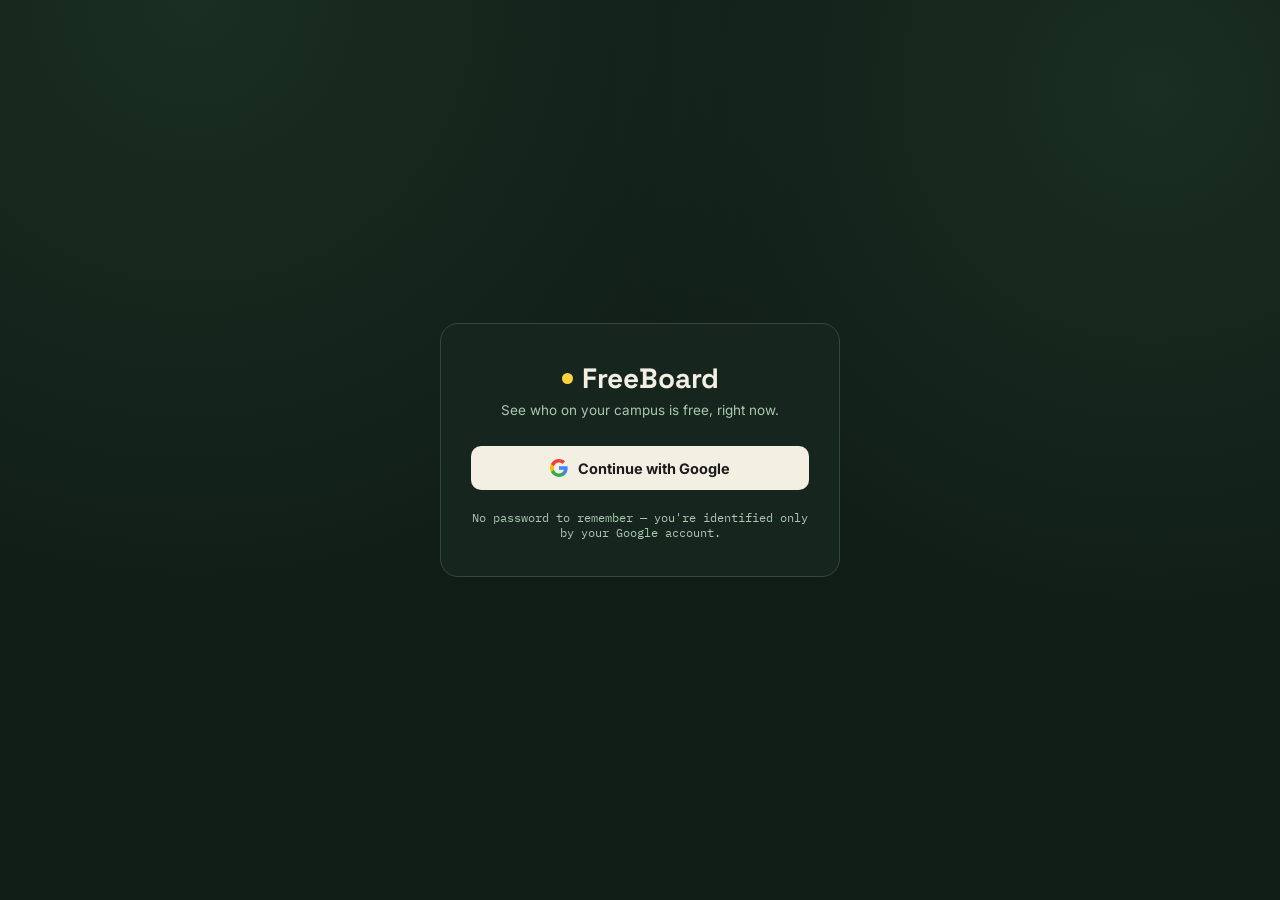
<file: frontend/index.html>
<!DOCTYPE html>
<html lang="en">
<head>
<meta charset="UTF-8">
<meta name="viewport" content="width=device-width, initial-scale=1.0">
<title>FreeBoard — Sign in</title>
<meta charset="UTF-8">
<meta name="viewport" content="width=device-width, initial-scale=1.0">

<link rel="icon" type="image/png" href="./logo.png?v=2">
<link rel="preconnect" href="https://fonts.googleapis.com">
<link href="https://fonts.googleapis.com/css2?family=IBM+Plex+Mono:wght@500;600&family=Space+Grotesk:wght@700&family=Inter:wght@400;600;700&display=swap" rel="stylesheet">
<link rel="stylesheet" href="css/styles.css">
</head>
<body>
  <div class="login-shell">
    <div class="login-card">
      <div class="mark"><span class="dot"></span> FreeBoard</div>
      <p>See who on your campus is free, right now.</p>
      <a class="g-btn" id="googleBtn" href="#">
        <svg width="18" height="18" viewBox="0 0 18 18"><path fill="#4285F4" d="M17.64 9.2c0-.64-.06-1.25-.16-1.84H9v3.48h4.84c-.21 1.13-.84 2.09-1.8 2.73v2.27h2.92c1.7-1.57 2.68-3.88 2.68-6.64z"/><path fill="#34A853" d="M9 18c2.43 0 4.47-.8 5.96-2.17l-2.92-2.27c-.81.54-1.84.86-3.04.86-2.34 0-4.32-1.58-5.03-3.7H.96v2.34C2.44 15.98 5.48 18 9 18z"/><path fill="#FBBC05" d="M3.97 10.72c-.18-.54-.28-1.11-.28-1.72s.1-1.18.28-1.72V4.94H.96A8.996 8.996 0 000 9c0 1.45.35 2.83.96 4.06l3.01-2.34z"/><path fill="#EA4335" d="M9 3.58c1.32 0 2.5.45 3.44 1.35l2.58-2.58C13.46.89 11.43 0 9 0 5.48 0 2.44 2.02.96 4.94l3.01 2.34C4.68 5.16 6.66 3.58 9 3.58z"/></svg>
        Continue with Google
      </a>
      <div class="login-footnote">No password to remember — you're identified only by your Google account.</div>
    </div>
  </div>
<script>
  // Points at your FastAPI backend
  const API_BASE = "https://free-board-ashen.vercel.app";
  document.getElementById('googleBtn').href = `${API_BASE}/auth/google/login`;
</script>
</body>
</html>
</file>
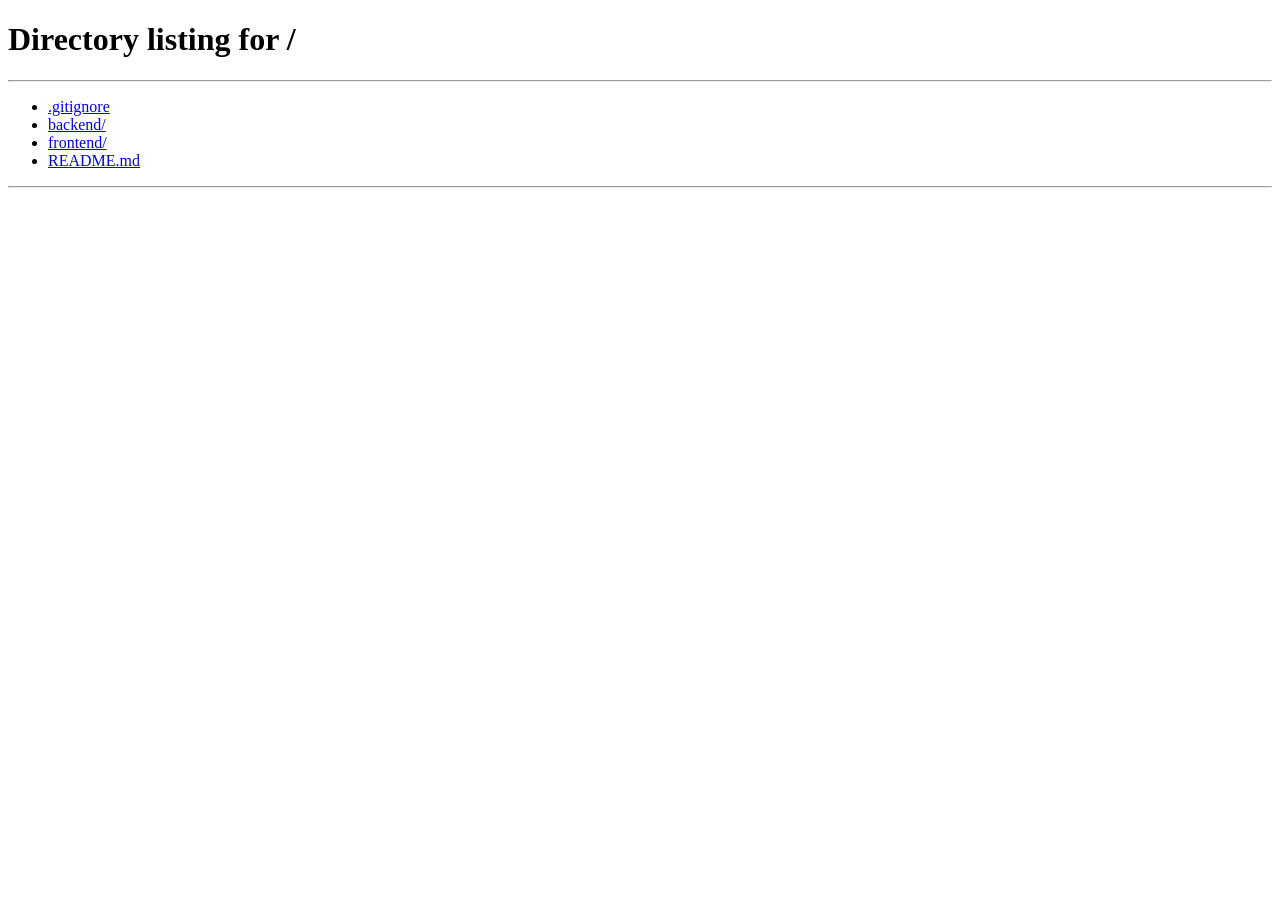
<file: frontend/app.html>
<!DOCTYPE html>
<html lang="en">
<head>
<meta charset="UTF-8">
<meta name="viewport" content="width=device-width, initial-scale=1.0">
<title>FreeBoard</title>
<link rel="icon" type="image/png" href="./logo.png?v=2">
<link rel="preconnect" href="https://fonts.googleapis.com">
<link href="https://fonts.googleapis.com/css2?family=IBM+Plex+Mono:wght@400;500;600;700&family=Space+Grotesk:wght@500;600;700&family=Inter:wght@400;500;600;700&display=swap" rel="stylesheet">
<link rel="stylesheet" href="css/styles.css">
<link rel="stylesheet" href="css/groups.css">
<link rel="stylesheet" href="css/themes.css">
<link rel="stylesheet" href="css/spotlight.css">
<link rel="stylesheet" href="css/network.css">
<link rel="stylesheet" href="css/together-week.css">
<link rel="stylesheet" href="css/copy-timetable.css">
<script src="js/theme-boot.js"></script>
</head>
<body>
<div class="wrap">
  <header class="top">
    <div class="brand">
      <div class="mark"><span class="dot"></span> FreeBoard</div>
      <div class="sub" id="clockLine">— · —</div>
    </div>
    <div class="me" id="meBox"><!-- filled by JS --></div>
  </header>

  <nav class="tabs">
    <button data-tab="live" class="active">🔴 Live Now</button>
    <button data-tab="browse">📅 Browse</button>
    <button data-tab="people">👥 People</button>
    <button data-tab="together">🤝 Free Together</button>
  </nav>

  <section class="panel active" id="panel-live">
    <div class="live-status-bar">
      <span class="badge" id="liveBadge">—</span>
      <div class="slotline" id="liveSlotLine">—</div>
      <div class="count" id="liveCount"></div>
    </div>
    <h2 class="section-title" id="liveHeading">Free right now</h2>
    <p class="section-sub" id="liveScopeText">Among you and the people you've added.</p>
    <div class="group-bar" data-group-bar hidden></div>
    <div class="board" id="liveBoard"></div>
    <div class="busy-strip">
      <div class="lbl">In class right now</div>
      <div class="chip-row" id="liveBusy"></div>
    </div>
  </section>

  <section class="panel" id="panel-browse">
    <h2 class="section-title">Browse any day &amp; period</h2>
    <p class="section-sub">Pick a day and slot to see who's free.</p>
    <div class="pillrow" id="browseDays"></div>
    <div class="pillrow" id="browseSlots"></div>
    <div class="group-bar" data-group-bar hidden></div>
    <div class="split">
      <div class="col free"><h3>✓ Free</h3><div class="chip-row" id="browseFree"></div></div>
      <div class="col busy"><h3>✕ In class</h3><div class="chip-row" id="browseBusy"></div></div>
    </div>
  </section>

  <section class="panel" id="panel-people">
    <h2 class="section-title">Your people</h2>
    <p class="section-sub">Search a username to add them to your board, or manage your own timetable.</p>

    <div class="addbar">
      <input class="search-box" id="userSearch" placeholder="Search by username or name…">
    </div>
    <div class="search-results" id="searchResults"></div>

    <div id="requestsBlock" style="display:none;">
      <div class="example-label" style="margin-bottom:8px;">Requests waiting on you</div>
      <div class="search-results" id="requestsList"></div>
    </div>

    <div class="group-bar" data-group-bar="edit"></div>
    <div class="people-grid" id="peopleGrid"></div>

    <div class="detail" id="personDetail">
      <div class="dhead"><h3 id="detailName">—</h3></div>

      <div class="builder-toolbar" id="builderToolbar" style="display:none;">
        <input class="search-box" id="subjectInput" placeholder="Subject or professor — or type Free" list="subjectSuggestions">
        <datalist id="subjectSuggestions"></datalist>
        <div class="builder-actions">
          <button class="btn primary" id="applyBtn">Apply to selected</button>
          <button class="btn ghost" id="markFreeBtn">Mark Free</button>
          <button class="btn ghost" id="clearSelectionBtn">Clear</button>
          <button class="btn danger" id="clearAllTimetableBtn" style="margin-left:auto;">Clear All</button>
        </div>
        <div class="builder-hint" id="selectionCount">Tap cells to select</div>
      </div>

      <div class="weekgrid"><table class="tt" id="detailTable"></table></div>
    </div>
  </section>

  <section class="panel" id="panel-together">
    <h2 class="section-title">When is everyone free together?</h2>
    <p class="section-sub">Pick 2+ people from your board.</p>
    <div class="builder-actions" style="margin-bottom:12px;">
      <button class="btn ghost" id="togetherSelectAllBtn">Select All</button>
      <button class="btn ghost" id="togetherDeselectAllBtn">Deselect</button>
    </div>
    <div class="group-bar" data-group-bar="pick" hidden></div>
    <div class="who-select" id="togetherSelect"></div>
    <div class="together-results" id="togetherResults">
      <div class="empty-note">Pick at least 2 people above.</div>
    </div>
    <div id="togetherWeek"></div>
  </section>

  <div class="legend">
    <div class="li"><span class="sw free"></span> Free period</div>
    <div class="li"><span class="sw busy"></span> In class</div>
  </div>
</div>

<!-- username setup (first login) -->
<div class="modal-bg" id="usernameModalBg">
  <div class="modal">
    <h3>Pick your username</h3>
    <p class="section-sub">This is how your friends will find you to add you to their board.</p>
    <div class="signup-field" id="displayNameField" hidden>
      <label for="displayNameInput">Display name</label>
      <input class="search-box" id="displayNameInput" maxlength="100" autocomplete="off" placeholder="e.g. Johan">
      <small>How your name appears to friends. You can change it later.</small>
    </div>
    <div class="signup-field">
      <label for="usernameInput" id="usernameLabel" hidden>Username</label>
      <input class="search-box" id="usernameInput" maxlength="30" autocomplete="off" autocapitalize="none" spellcheck="false" placeholder="e.g. johan_cse">
      <small id="usernameHint" hidden>Friends search this to add you. Letters, numbers and _ only.</small>
    </div>
    <button class="btn primary" id="usernameSaveBtn">Save &amp; continue</button>
    <div id="usernameError" style="color:var(--busy);font-size:12.5px;margin-top:8px;"></div>
  </div>
</div>


<!-- edit my own name -->
<div class="modal-bg" id="editNameModalBg">
  <div class="modal">
    <div class="modal-head">
      <h3>Edit your name</h3>
      <button class="modal-close" id="editNameCloseBtn" aria-label="Close">✕</button>
    </div>
    <p class="section-sub">Only you can change this — it's how you appear to everyone.</p>
    <input class="search-box" id="editNameInput" maxlength="100" style="margin-bottom:6px;">
    <div class="modal-error" id="editNameError"></div>
    <div class="modal-actions">
      <button class="btn ghost" id="editNameCancelBtn">Cancel</button>
      <button class="btn primary" id="editNameSaveBtn">Save changes</button>
    </div>
  </div>
</div>

<!-- edit a friend's private nickname -->
<div class="modal-bg" id="editNicknameModalBg">
  <div class="modal">
    <div class="modal-head">
      <h3>Edit person's name</h3>
      <button class="modal-close" id="editNicknameCloseBtn" aria-label="Close">✕</button>
    </div>
    <p class="section-sub">Actual name: <b id="nicknameRealName">—</b></p>
    <label class="modal-label">Your nickname for them</label>
    <input class="search-box" id="editNicknameInput" maxlength="100" placeholder="e.g. Bro" style="margin-bottom:6px;">
    <p class="modal-hint">This nickname is only visible to you.</p>
    <div class="modal-error" id="editNicknameError"></div>
    <div class="modal-actions">
      <button class="btn ghost" id="editNicknameCancelBtn">Cancel</button>
      <button class="btn primary" id="editNicknameSaveBtn">Save changes</button>
    </div>
  </div>
</div>

<!-- unsend request confirmation -->
<div class="modal-bg" id="unsendModalBg">
  <div class="modal">
    <div class="modal-head">
      <h3>Unsend request?</h3>
      <button class="modal-close" id="unsendCloseBtn" aria-label="Close">✕</button>
    </div>
    <p class="section-sub" id="unsendText">Do you want to take back your request?</p>
    <div class="modal-error" id="unsendError"></div>
    <div class="modal-actions">
      <button class="btn ghost" id="unsendCancelBtn">No, keep it</button>
      <button class="btn danger" id="unsendConfirmBtn">Yes, unsend</button>
    </div>
  </div>
</div>

<!-- remove person confirmation -->
<div class="modal-bg" id="removePersonModalBg">
  <div class="modal">
    <div class="modal-head">
      <h3>Remove person?</h3>
      <button class="modal-close" id="removePersonCloseBtn" aria-label="Close">✕</button>
    </div>
    <p class="section-sub" id="removePersonText">Are you sure you want to remove them from your People list?</p>
    <div class="modal-error" id="removePersonError"></div>
    <div class="modal-actions">
      <button class="btn ghost" id="removePersonCancelBtn">Cancel</button>
      <button class="btn danger" id="removePersonConfirmBtn">Remove</button>
    </div>
  </div>
</div>

<!-- clear all timetable confirmation -->
<div class="modal-bg" id="clearTimetableModalBg">
  <div class="modal">
    <div class="modal-head">
      <h3>Clear your timetable?</h3>
      <button class="modal-close" id="clearTimetableCloseBtn" aria-label="Close">✕</button>
    </div>
    <p class="section-sub">Do you want to clear your timetable? This will remove every subject and free slot you've set, so you can start fresh for a new semester. This can't be undone.</p>
    <div class="modal-error" id="clearTimetableError"></div>
    <div class="modal-actions">
      <button class="btn ghost" id="clearTimetableCancelBtn">No</button>
      <button class="btn danger" id="clearTimetableConfirmBtn">Yes, clear it</button>
    </div>
  </div>
</div>

<!-- Saturday: holiday or working day? -->
<div class="modal-bg" id="saturdayModeModalBg">
  <div class="modal">
    <div class="modal-head">
      <h3>Is today a working Saturday?</h3>
      <button class="modal-close" id="saturdayModeCloseBtn" aria-label="Close">✕</button>
    </div>
    <p class="section-sub">Your college doesn't have a fixed Saturday timetable. Is today a holiday, or a working day?</p>
    <div class="modal-actions">
      <button class="btn ghost" id="saturdayHolidayBtn">Holiday</button>
      <button class="btn primary" id="saturdayWorkingBtn">Working day</button>
    </div>
  </div>
</div>

<!-- Saturday: which day's timetable is it following? -->
<div class="modal-bg" id="saturdayDayPickModalBg">
  <div class="modal">
    <div class="modal-head">
      <h3>Which day's timetable?</h3>
      <button class="modal-close" id="saturdayDayPickCloseBtn" aria-label="Close">✕</button>
    </div>
    <p class="section-sub">Select the weekday timetable today's classes are following.</p>
    <div class="modal-actions" id="saturdayDayPickButtons" style="flex-wrap:wrap;justify-content:flex-start;">
      <button class="btn ghost" data-pick-day="Monday">Monday</button>
      <button class="btn ghost" data-pick-day="Tuesday">Tuesday</button>
      <button class="btn ghost" data-pick-day="Wednesday">Wednesday</button>
      <button class="btn ghost" data-pick-day="Thursday">Thursday</button>
      <button class="btn ghost" data-pick-day="Friday">Friday</button>
    </div>
  </div>
</div>

<div class="toast" id="toast">Saved</div>

<div class="made-by-wrap" id="madeByWrap">
  <ul class="made-by-links" id="madeByLinks" aria-label="Developer links">
    <li>
      <a class="made-by-link" href="https://portfolio-theta-ebon-54.vercel.app/" target="_blank" rel="noopener noreferrer" aria-label="Portfolio" data-label="Portfolio">
        <svg viewBox="0 0 24 24" aria-hidden="true" fill="none" stroke="currentColor" stroke-width="1.8" stroke-linecap="round" stroke-linejoin="round"><circle cx="12" cy="12" r="9"/><path d="M3 12h18"/><path d="M12 3a14 14 0 0 1 0 18a14 14 0 0 1 0-18z"/></svg>
      </a>
    </li>
    <li>
      <a class="made-by-link" href="https://github.com/johanderick562008" target="_blank" rel="noopener noreferrer" aria-label="GitHub" data-label="GitHub">
        <svg viewBox="0 0 24 24" aria-hidden="true" fill="currentColor"><path d="M12 .297c-6.63 0-12 5.373-12 12 0 5.303 3.438 9.8 8.205 11.385.6.113.82-.258.82-.577 0-.285-.01-1.04-.015-2.04-3.338.724-4.042-1.61-4.042-1.61C4.422 18.07 3.633 17.7 3.633 17.7c-1.087-.744.084-.729.084-.729 1.205.084 1.838 1.236 1.838 1.236 1.07 1.835 2.809 1.305 3.495.998.108-.776.417-1.305.76-1.605-2.665-.3-5.466-1.332-5.466-5.93 0-1.31.465-2.38 1.235-3.22-.135-.303-.54-1.523.105-3.176 0 0 1.005-.322 3.3 1.23.96-.267 1.98-.399 3-.405 1.02.006 2.04.138 3 .405 2.28-1.552 3.285-1.23 3.285-1.23.645 1.653.24 2.873.12 3.176.765.84 1.23 1.91 1.23 3.22 0 4.61-2.805 5.625-5.475 5.92.42.36.81 1.096.81 2.22 0 1.606-.015 2.896-.015 3.286 0 .315.21.69.825.57C20.565 22.092 24 17.592 24 12.297c0-6.627-5.373-12-12-12"/></svg>
      </a>
    </li>
    <li>
      <a class="made-by-link" href="https://www.linkedin.com/in/johanderick05062008/" target="_blank" rel="noopener noreferrer" aria-label="LinkedIn" data-label="LinkedIn">
        <svg viewBox="0 0 24 24" aria-hidden="true" fill="currentColor"><path d="M20.447 20.452h-3.554v-5.569c0-1.328-.027-3.037-1.852-3.037-1.853 0-2.136 1.445-2.136 2.939v5.667H9.351V9h3.414v1.561h.046c.477-.9 1.637-1.85 3.37-1.85 3.601 0 4.267 2.37 4.267 5.455v6.286zM5.337 7.433c-1.144 0-2.063-.926-2.063-2.065 0-1.138.92-2.063 2.063-2.063 1.14 0 2.064.925 2.064 2.063 0 1.139-.925 2.065-2.064 2.065zm1.782 13.019H3.555V9h3.564v11.452z"/></svg>
      </a>
    </li>
  </ul>
  <button type="button" class="made-by" id="madeByBtn" aria-expanded="false" aria-controls="madeByLinks">
    <span class="made-by-dot"></span>
    <span>Developed by <b>@Johan_Derick</b></span>
  </button>
</div>
<script>
  // "Developed by" badge: hover (mouse) or tap/click (touch, keyboard) shows the 3 links.
  (function(){
    var wrap = document.getElementById('madeByWrap');
    var btn = document.getElementById('madeByBtn');
    if (!wrap || !btn) return;
    function setOpen(open){
      wrap.classList.toggle('open', open);
      btn.setAttribute('aria-expanded', String(open));
    }
    btn.addEventListener('click', function(e){
      e.stopPropagation();
      setOpen(!wrap.classList.contains('open'));
    });
    document.addEventListener('click', function(e){ if (!wrap.contains(e.target)) setOpen(false); });
    document.addEventListener('keydown', function(e){ if (e.key === 'Escape') setOpen(false); });
    wrap.addEventListener('focusout', function(e){ if (!wrap.contains(e.relatedTarget)) setOpen(false); });
  })();
</script>

<script src="js/api.js"></script>
<script src="js/groups.js"></script>
<script src="js/network.js"></script>
<script src="js/together-week.js"></script>
<script src="js/copy-timetable.js"></script>
<script src="js/app.js"></script>
<script src="js/whatsnew.js"></script>
<script src="js/appearance.js"></script>
<script src="js/spotlight.js"></script>
</body>
</html>
</file>
<file: frontend/css/styles.css>
:root{
  --black:#101d17; --panel:#16261e; --panel-2:#1c2f25; --line:#33493c; --line-soft:#233527;
  --paper:#f3efe3; --paper-dim:#cfe0d0; --mint:#a9c9ae;
  --free:#ffd23f; --busy:#ff7a59; --accent:#5fd6a8;
  --font-display:'Space Grotesk','IBM Plex Mono',sans-serif;
  --font-mono:'IBM Plex Mono',ui-monospace,'SFMono-Regular',Menlo,monospace;
  --font-body:'Inter',system-ui,-apple-system,sans-serif;
}
*{box-sizing:border-box;}
html,body{margin:0;padding:0;}
body{
  background:radial-gradient(circle at 15% 0%, #1a2e22 0%, transparent 45%),
             radial-gradient(circle at 90% 10%, #1a2e22 0%, transparent 40%), var(--black);
  color:var(--paper); font-family:var(--font-body); min-height:100vh; -webkit-font-smoothing:antialiased;
}
a{color:inherit;} button{font-family:inherit;cursor:pointer;} input{font-family:inherit;}
::selection{background:var(--free); color:var(--black);}

/* ---- login page ---- */
.login-shell{min-height:100vh;display:flex;align-items:center;justify-content:center;padding:20px;}
.login-card{
  width:100%;max-width:400px;background:var(--panel);border:1px solid var(--line);
  border-radius:18px;padding:36px 30px;text-align:center;
}
.login-card .mark{display:flex;align-items:center;justify-content:center;gap:9px;font-family:var(--font-display);font-weight:700;font-size:28px;margin-bottom:6px;}
.login-card .dot{width:11px;height:11px;border-radius:50%;background:var(--free);}
.login-card p{color:var(--mint);font-size:13.5px;margin:0 0 28px;}
.g-btn{
  display:flex;align-items:center;justify-content:center;gap:10px;width:100%;
  background:var(--paper);color:#1c1c1c;border:none;border-radius:10px;padding:13px;
  font-weight:700;font-size:14.5px;text-decoration:none;
}
.g-btn:hover{filter:brightness(0.95);}
.login-footnote{margin-top:20px;font-size:11.5px;color:var(--mint);font-family:var(--font-mono);}

/* ---- shared shell (reused from FreeBoard v1) ---- */
.wrap{max-width:1100px;margin:0 auto;padding:20px 18px 80px;}
header.top{display:flex;align-items:flex-start;justify-content:space-between;gap:16px;flex-wrap:wrap;padding-bottom:18px;margin-bottom:18px;border-bottom:1px solid var(--line);}
.brand{display:flex;flex-direction:column;gap:2px;}
.brand .mark{display:inline-flex;align-items:center;gap:9px;font-family:var(--font-display);font-weight:700;font-size:26px;color:var(--paper);}
.brand .mark .dot{width:11px;height:11px;border-radius:50%;background:var(--free);animation:pulse 2.4s ease-in-out infinite;}
@keyframes pulse{0%,100%{box-shadow:0 0 0 4px rgba(255,210,63,.15);}50%{box-shadow:0 0 0 8px rgba(255,210,63,.06);}}
.brand .sub{font-size:12.5px;color:var(--mint);font-family:var(--font-mono);}
.me{display:flex;align-items:center;gap:10px;}
.me img{width:34px;height:34px;border-radius:50%;border:1px solid var(--line);}
.me .name{font-size:13px;font-weight:600;}
.me a.logout{font-size:11.5px;color:var(--busy);font-family:var(--font-mono);text-decoration:none;}

nav.tabs{display:flex;gap:6px;flex-wrap:wrap;margin-bottom:22px;}
nav.tabs button{background:transparent;border:1px solid var(--line);color:var(--paper-dim);padding:9px 16px;border-radius:999px;font-size:13.5px;font-weight:600;transition:all .15s ease;}
nav.tabs button:hover{border-color:var(--accent);color:var(--paper);}
nav.tabs button.active{background:var(--free);border-color:var(--free);color:#20260c;}
.panel{display:none;} .panel.active{display:block;animation:fadeUp .35s ease;}
@keyframes fadeUp{from{opacity:0;transform:translateY(6px);}to{opacity:1;transform:translateY(0);}}
h2.section-title{font-family:var(--font-display);font-size:19px;font-weight:600;color:var(--paper);margin:0 0 4px;}
p.section-sub{color:var(--mint);font-size:13px;margin:0 0 18px;}

.live-status-bar{display:flex;align-items:center;gap:12px;flex-wrap:wrap;background:var(--panel);border:1px solid var(--line);border-radius:14px;padding:16px 18px;margin-bottom:22px;}
.badge{font-family:var(--font-mono);font-size:11px;font-weight:600;letter-spacing:.6px;text-transform:uppercase;padding:5px 10px;border-radius:6px;background:rgba(255,210,63,.14);color:var(--free);border:1px solid rgba(255,210,63,.3);}
.badge.off{background:rgba(255,122,89,.12);color:var(--busy);border-color:rgba(255,122,89,.3);}
.slotline{font-family:var(--font-mono);font-size:14.5px;} .slotline b{color:var(--free);}
.count{margin-left:auto;font-family:var(--font-mono);font-size:12.5px;color:var(--mint);}

.board{display:grid;grid-template-columns:repeat(auto-fill,minmax(150px,1fr));gap:12px;margin-bottom:26px;}
.flip{position:relative;background:linear-gradient(180deg,var(--panel-2),var(--panel));border:1px solid var(--line);border-radius:10px;padding:16px 14px 14px;}
.flip::after{content:"";position:absolute;left:0;right:0;top:50%;height:1px;background:rgba(0,0,0,.35);}
.flip .name{font-family:var(--font-mono);font-weight:600;font-size:16px;}
.flip .tag{display:inline-block;margin-top:8px;font-size:10.5px;font-weight:700;letter-spacing:.6px;text-transform:uppercase;color:var(--free);font-family:var(--font-mono);}

.empty-note{font-family:var(--font-mono);font-size:13px;color:var(--mint);border:1px dashed var(--line);border-radius:10px;padding:18px;text-align:center;}
.busy-strip{margin-top:8px;} .busy-strip .lbl{font-size:11px;color:var(--mint);text-transform:uppercase;font-family:var(--font-mono);margin-bottom:8px;}
.chip-row{display:flex;flex-wrap:wrap;gap:7px;}
.chip{font-family:var(--font-mono);font-size:12px;padding:5px 10px;border-radius:7px;background:rgba(255,122,89,.09);color:var(--busy);border:1px solid rgba(255,122,89,.22);}
.chip.free{background:rgba(95,214,168,.1);color:var(--accent);border-color:rgba(95,214,168,.25);}

.pillrow{display:flex;flex-wrap:wrap;gap:7px;margin-bottom:14px;}
.pill{background:var(--panel);border:1px solid var(--line);color:var(--paper-dim);padding:8px 14px;border-radius:9px;font-size:13px;font-weight:600;}
.pill:hover{border-color:var(--accent);} .pill.sel{background:var(--accent);border-color:var(--accent);color:#0d221a;}
.pill.slot{font-family:var(--font-mono);font-size:12.5px;font-weight:500;}

.split{display:grid;grid-template-columns:1fr 1fr;gap:16px;margin-top:18px;}
@media (max-width:600px){.split{grid-template-columns:1fr;}}
.split .col{background:var(--panel);border:1px solid var(--line);border-radius:12px;padding:16px;}
.split .col h3{margin:0 0 12px;font-family:var(--font-mono);font-size:12px;text-transform:uppercase;}
.split .col.free h3{color:var(--free);} .split .col.busy h3{color:var(--busy);}

.people-grid{display:grid;grid-template-columns:repeat(auto-fill,minmax(120px,1fr));gap:10px;margin-bottom:20px;}
.person-btn{background:var(--panel);border:1px solid var(--line);border-radius:11px;padding:14px 10px;text-align:center;color:var(--paper);font-weight:600;font-size:13.5px;}
.person-btn:hover{border-color:var(--free);} .person-btn.sel{background:var(--free);border-color:var(--free);color:#20260c;}

.addbar{display:flex;gap:8px;flex-wrap:wrap;margin-bottom:18px;}
.search-box{flex:1;min-width:220px;padding:10px 12px;border-radius:9px;background:var(--panel);border:1px solid var(--line);color:var(--paper);font-size:13px;}
.search-box:focus{outline:none;border-color:var(--free);}
.btn{padding:10px 16px;border-radius:9px;border:1px solid var(--line);background:var(--panel);color:var(--paper);font-weight:600;font-size:13px;}
.btn.primary{background:var(--free);border-color:var(--free);color:#20260c;}
.btn.ghost:hover{border-color:var(--accent);}
.search-results{display:flex;flex-direction:column;gap:6px;margin-bottom:16px;}
.search-row{display:flex;align-items:center;justify-content:space-between;background:var(--panel);border:1px solid var(--line);border-radius:9px;padding:9px 12px;font-size:13px;}

.detail{display:none;background:var(--panel);border:1px solid var(--line);border-radius:14px;padding:20px;}
.detail.show{display:block;}
.dhead{display:flex;align-items:center;justify-content:space-between;gap:10px;flex-wrap:wrap;margin-bottom:16px;}
.dhead h3{margin:0;font-family:var(--font-display);font-size:20px;}
.weekgrid{overflow-x:auto;}
table.tt{border-collapse:collapse;width:100%;min-width:720px;}
table.tt th,table.tt td{border:1px solid var(--line-soft);padding:8px 7px;text-align:center;font-size:12px;}
table.tt th{font-family:var(--font-mono);font-weight:600;color:var(--mint);background:var(--panel-2);font-size:10.5px;}
table.tt td.day{font-weight:700;text-align:left;padding-left:10px;background:var(--panel-2);}
table.tt td.cell.free{background:rgba(255,210,63,.12);color:var(--free);font-weight:600;}
table.tt td.cell.busy{background:rgba(255,122,89,.06);color:var(--paper-dim);}
table.tt input.editcell{width:100%;background:transparent;border:1px dashed var(--line);border-radius:5px;color:inherit;font-size:11.5px;text-align:center;padding:3px 2px;font-family:var(--font-mono);}
table.tt input.editcell:focus{outline:none;border-color:var(--free);}
table.tt td.cell.lowconf{outline:2px solid var(--busy);}

.who-select{display:flex;flex-wrap:wrap;gap:8px;margin-bottom:18px;}
.who-chip{display:flex;align-items:center;gap:6px;background:var(--panel);border:1px solid var(--line);border-radius:999px;padding:7px 12px 7px 8px;font-size:13px;font-weight:600;color:var(--paper-dim);}
.who-chip input{accent-color:var(--free);width:15px;height:15px;}
.together-results .dayblock{margin-bottom:14px;}
.together-results h4{font-family:var(--font-mono);font-size:12px;text-transform:uppercase;color:var(--mint);margin:0 0 8px;}
.slotcard{display:inline-flex;align-items:center;gap:8px;background:rgba(255,210,63,.1);border:1px solid rgba(255,210,63,.28);color:var(--free);padding:7px 12px;border-radius:9px;margin:0 8px 8px 0;font-family:var(--font-mono);font-size:12.5px;font-weight:600;}

.modal-bg{display:none;position:fixed;inset:0;background:rgba(0,0,0,.6);z-index:80;align-items:center;justify-content:center;padding:20px;}
.modal-bg.show{display:flex;}
.modal{background:var(--panel);border:1px solid var(--line);border-radius:16px;padding:24px;max-width:520px;width:100%;max-height:85vh;overflow:auto;}
.modal h3{font-family:var(--font-display);margin-top:0;}
.dropzone{border:2px dashed var(--line);border-radius:12px;padding:26px;text-align:center;color:var(--mint);font-size:13px;cursor:pointer;}
.dropzone:hover{border-color:var(--accent);}

.toast{position:fixed;left:50%;bottom:24px;transform:translateX(-50%) translateY(20px);background:var(--free);color:#20260c;padding:9px 16px;border-radius:9px;font-weight:700;font-size:13px;opacity:0;transition:all .25s ease;pointer-events:none;z-index:90;}
.toast.show{opacity:1;transform:translateX(-50%) translateY(0);}

.legend{display:flex;gap:16px;flex-wrap:wrap;margin-top:26px;padding-top:16px;border-top:1px solid var(--line);}
.legend .li{display:flex;align-items:center;gap:7px;font-size:12px;color:var(--mint);font-family:var(--font-mono);}
.legend .sw{width:11px;height:11px;border-radius:3px;} .sw.free{background:var(--free);} .sw.busy{background:var(--busy);}



/* Sample timetable image shown inside the upload modal */
.example-block{
  background:var(--panel-2);border:1px solid var(--line-soft);border-radius:14px;
  padding:14px;margin:16px 0;text-align:center;
}
.example-label{
  font-family:var(--font-mono);font-size:10.5px;letter-spacing:.6px;text-transform:uppercase;
  color:var(--mint);margin-bottom:10px;text-align:left;
}
.example-img{
  width:100%;max-height:220px;object-fit:contain;border-radius:10px;
  border:1px solid var(--line);box-shadow:0 8px 24px rgba(0,0,0,.35);
  background:#fff;display:block;margin:0 auto;
}
.example-caption{
  font-size:11.5px;color:var(--mint);margin-top:10px;text-align:left;
}
@media (max-width:480px){ .example-img{max-height:160px;} }

/* Editable names: your own display name, and per-friend nicknames */
.name-edit-btn{
  background:transparent;border:none;color:var(--mint);font-size:12px;
  cursor:pointer;padding:2px 4px;vertical-align:middle;
}
.name-edit-btn:hover{color:var(--free);}
.person-card-wrap{position:relative;}
.person-card-wrap .person-btn{width:100%;}
.person-card-actions{position:absolute;top:4px;right:6px;display:flex;gap:4px;}
.person-card-actions button{
  background:rgba(0,0,0,.3);border:none;border-radius:6px;color:var(--mint);
  font-size:11px;padding:3px 5px;cursor:pointer;line-height:1;
}
.person-card-actions button:hover{color:var(--free);}
.person-card-actions button.remove-btn:hover{color:var(--busy);}

/* Custom modals: edit name / nickname / remove-confirm (replaces browser prompt()) */
.modal-head{display:flex;align-items:center;justify-content:space-between;margin-bottom:2px;}
.modal-head h3{margin:0;}
.modal-close{
  background:transparent;border:none;color:var(--mint);font-size:15px;
  cursor:pointer;padding:4px 7px;border-radius:6px;line-height:1;
}
.modal-close:hover{color:var(--paper);background:rgba(255,255,255,.06);}
.modal-label{
  display:block;font-size:11px;color:var(--mint);font-family:var(--font-mono);
  text-transform:uppercase;letter-spacing:.4px;margin:10px 0 6px;
}
.modal-hint{font-size:12px;color:var(--mint);margin:0 0 8px;}
.modal-error{color:var(--busy);font-size:12.5px;min-height:16px;margin:2px 0 4px;}
.modal-actions{display:flex;justify-content:flex-end;gap:8px;margin-top:10px;}
.btn.danger{background:var(--busy);border-color:var(--busy);color:#2a120a;}
.btn.danger:hover{filter:brightness(1.08);}
.btn[disabled]{opacity:.6;cursor:not-allowed;}

@keyframes modalPop{
  from{opacity:0;transform:translateY(10px) scale(.97);}
  to{opacity:1;transform:translateY(0) scale(1);}
}
.modal-bg.show .modal{animation:modalPop .2s ease;}

/* Small "made by" credit badge, bottom-left corner */
/* "Developed by" badge + the 3 developer links that pop up above it */
.made-by-wrap{position:fixed;left:16px;bottom:16px;z-index:40;}
.made-by{
  display:flex;align-items:center;gap:7px;
  background:rgba(22,38,30,.85);border:1px solid var(--line);
  backdrop-filter:blur(6px);
  padding:7px 12px 7px 10px;border-radius:999px;
  font-family:var(--font-mono);font-size:11.5px;color:var(--paper-dim);
  box-shadow:0 6px 20px rgba(0,0,0,.35);
  transition:border-color .2s ease, transform .2s ease;
}
.made-by:focus-visible{outline:2px solid var(--free);outline-offset:3px;}
.made-by-wrap.open .made-by{border-color:var(--free);transform:translateY(-2px);}
.made-by b{color:var(--free);font-weight:600;}
.made-by-dot{
  width:7px;height:7px;border-radius:50%;background:var(--free);flex:none;
  box-shadow:0 0 0 3px rgba(255,210,63,.15);
  animation:pulse 2.4s ease-in-out infinite;
}
.made-by-links{
  position:absolute;left:2px;bottom:100%;
  list-style:none;margin:0;padding:0 0 10px; /* bottom padding bridges the gap so hover isn't lost */
  display:flex;flex-direction:column;gap:8px;
  visibility:hidden;pointer-events:none;
}
.made-by-links li{
  opacity:0;transform:translateY(10px) scale(.6);
  transition:opacity .18s ease, transform .22s cubic-bezier(.34,1.56,.64,1);
}
/* nearest icon pops first, top one last */
.made-by-links li:nth-child(3){transition-delay:0s;}
.made-by-links li:nth-child(2){transition-delay:.04s;}
.made-by-links li:nth-child(1){transition-delay:.08s;}
.made-by-link{
  position:relative;display:flex;align-items:center;justify-content:center;
  width:34px;height:34px;border-radius:50%;
  background:var(--panel-2);border:1px solid var(--line);color:var(--paper-dim);
  box-shadow:0 6px 16px rgba(0,0,0,.35);
  transition:background .15s ease, color .15s ease, border-color .15s ease;
}
.made-by-link svg{width:16px;height:16px;}
.made-by-link:hover,.made-by-link:focus-visible{background:var(--free);border-color:var(--free);color:var(--black);outline:none;}
.made-by-link::after{ /* name label to the right of each icon */
  content:attr(data-label);position:absolute;left:calc(100% + 8px);top:50%;
  transform:translateY(-50%);white-space:nowrap;
  font-family:var(--font-mono);font-size:11px;color:var(--paper);
  background:var(--panel);border:1px solid var(--line);border-radius:6px;padding:3px 7px;
  opacity:0;pointer-events:none;transition:opacity .15s ease;
}
.made-by-link:hover::after,.made-by-link:focus-visible::after{opacity:1;}
/* open: tapped/clicked, or hovered with a mouse */
.made-by-wrap.open .made-by-links{visibility:visible;pointer-events:auto;}
.made-by-wrap.open .made-by-links li{opacity:1;transform:none;}
@media (hover:hover) and (pointer:fine){
  .made-by-wrap:hover .made-by{border-color:var(--free);transform:translateY(-2px);}
  .made-by-wrap:hover .made-by-links{visibility:visible;pointer-events:auto;}
  .made-by-wrap:hover .made-by-links li{opacity:1;transform:none;}
}
@media (prefers-reduced-motion:reduce){
  .made-by-links li,.made-by{transition:opacity .15s ease;}
  .made-by-links li{transform:none;}
}
@media (max-width:480px){
  .made-by-wrap{left:10px;bottom:10px;}
  .made-by{padding:6px 10px;font-size:10.5px;}
}

/* Manual timetable builder: multi-select cells + apply toolbar (replaces OCR upload) */
.builder-toolbar{
  display:flex;flex-wrap:wrap;align-items:center;gap:8px;
  background:var(--panel-2);border:1px solid var(--line-soft);border-radius:12px;
  padding:12px;margin-bottom:14px;
}
.builder-toolbar .search-box{flex:1;min-width:200px;margin-bottom:0;}
.builder-actions{display:flex;gap:6px;flex-wrap:wrap;}
.builder-hint{
  width:100%;font-family:var(--font-mono);font-size:11.5px;color:var(--mint);
}
table.tt td.cell[data-day]{cursor:pointer;user-select:none;transition:outline .12s ease;}
table.tt td.cell[data-day]:hover{outline:1px solid var(--line);}
table.tt td.cell.sel-cell{
  outline:2px solid var(--free) !important;
  background:rgba(255,210,63,.18) !important;
  color:var(--free);font-weight:600;
}
@media (max-width:480px){
  table.tt th, table.tt td{padding:10px 6px;font-size:12.5px;} /* bigger tap targets on mobile */
}

/* search results: Requested / Accepted states (Instagram-style) */
.btn.req-state{cursor:default;opacity:1;color:var(--mint);}
.btn.req-state.requested{cursor:pointer;}
.btn.req-state.requested:hover{border-color:var(--busy);color:var(--busy);}
.btn.req-state.accepted{color:var(--accent);border-color:rgba(95,214,168,.45);}

/* "What's new" — js/whatsnew.js */
/* margin-bottom comes from nav.tabs; the row just lines the ⓘ up with the tabs */
.tabs-row{display:flex;align-items:flex-start;gap:10px;}
.tabs-row > nav.tabs{flex:1;min-width:0;}
.whatsnew-btn{
  position:relative;flex:none;margin-top:2px;display:inline-flex;align-items:center;justify-content:center;
  width:36px;height:36px;border-radius:50%;border:1px solid var(--line);background:var(--panel);color:var(--mint);
  transition:color .15s ease,border-color .15s ease;
}
.whatsnew-btn:hover,.whatsnew-btn:focus-visible{color:var(--free);border-color:var(--free);outline:none;}
.whatsnew-btn.unseen::after{ /* small dot until the latest updates have been opened */
  content:"";position:absolute;top:1px;right:1px;width:9px;height:9px;border-radius:50%;
  background:var(--busy);border:2px solid var(--black);
}
.about-modal{max-width:680px;max-height:88vh;display:flex;flex-direction:column;overflow:hidden;}
.about-modal .modal-head{flex:none;}
.ab-tabs{display:flex;gap:6px;flex:none;border-bottom:1px solid var(--line);margin:4px -24px 0;padding:0 24px;}
.ab-tab{position:relative;background:none;border:0;border-bottom:2px solid transparent;color:var(--mint);font-weight:600;font-size:13.5px;padding:10px 12px;margin-bottom:-1px;}
.ab-tab:hover{color:var(--paper);}
.ab-tab.active{color:var(--free);border-bottom-color:var(--free);}
.ab-tab.unseen::after{content:"";position:absolute;top:8px;right:2px;width:7px;height:7px;border-radius:50%;background:var(--busy);}
.ab-tab:focus-visible{outline:2px solid var(--free);outline-offset:-2px;}
.ab-body{flex:1;min-height:0;overflow:auto;margin:0 -24px;padding:6px 24px 8px;}
.about-modal .modal-actions{flex:none;margin-top:12px;}
.ab-lead{font-size:13.5px;color:var(--mint);margin:12px 0;}
.ab-toc{display:flex;flex-wrap:wrap;gap:6px;margin-bottom:6px;}
.ab-toc button{background:var(--panel-2);border:1px solid var(--line);border-radius:999px;color:var(--paper-dim);font-size:12.5px;font-weight:600;padding:5px 11px;}
.ab-toc button:hover{border-color:var(--free);color:var(--paper);}
.ab-sec{border-top:1px solid var(--line-soft);padding:18px 0 6px;scroll-margin-top:8px;}
.ab-sec h4{display:flex;align-items:center;gap:9px;margin:0 0 6px;font-family:var(--font-display);font-size:17px;}
.ab-ic{display:inline-flex;align-items:center;justify-content:center;width:28px;height:28px;border-radius:8px;background:var(--panel-2);border:1px solid var(--line);font-size:14px;}
.ab-text{margin:0 0 10px;font-size:13.5px;line-height:1.55;color:var(--paper-dim);}
.ab-steps{margin:10px 0 6px;padding-left:20px;font-size:13.5px;line-height:1.55;color:var(--paper-dim);}
.ab-steps li{margin-bottom:5px;} .ab-steps b{color:var(--paper);}
/* the little pictures: real app styles, scaled down, not clickable */
.ab-shot{pointer-events:none;user-select:none;background:var(--black);border:1px solid var(--line);border-radius:12px;padding:14px;margin:6px 0 4px;overflow:hidden;font-size:12.5px;}
.ab-shot .btn{padding:6px 11px;font-size:12px;}
.ab-title{font-family:var(--font-display);font-weight:700;margin-bottom:8px;}
.ab-row{display:flex;align-items:center;gap:8px;margin-bottom:6px;color:var(--mint);}
.ab-mono{font-family:var(--font-mono);font-size:12px;color:var(--paper-dim);}
.ab-mono b{color:var(--free);}
.ab-input{display:inline-block;background:var(--panel);border:1px solid var(--line);border-radius:7px;padding:5px 10px;font-family:var(--font-mono);font-size:12px;color:var(--paper);}
.ab-wide{flex:1;min-width:90px;}
.ab-btns{display:flex;flex-wrap:wrap;align-items:center;gap:7px;margin-top:10px;}
.ab-tt{width:100%;} .ab-tt th,.ab-tt td{padding:6px 5px !important;font-size:11.5px !important;}
.ab-search{border:1px solid var(--line);border-radius:9px;padding:8px 11px;color:var(--mint);margin-bottom:8px;}
.ab-result{display:flex;align-items:center;justify-content:space-between;gap:8px;border:1px solid var(--line);border-radius:9px;padding:7px 9px 7px 11px;margin-bottom:6px;}
.ab-dim{color:var(--mint);}
.ab-bar{display:flex;align-items:center;gap:10px;border:1px solid var(--line);border-radius:10px;padding:9px 11px;margin-bottom:10px;}
.ab-count{margin-left:auto;font-family:var(--font-mono);font-size:11.5px;color:var(--mint);}
.ab-cards{display:grid;grid-template-columns:repeat(auto-fill,minmax(110px,1fr));gap:8px;margin-bottom:10px;}
.ab-cards .flip{padding:11px 10px 10px;} .ab-cards .flip .name{font-size:14px;}
.ab-lbl{font-family:var(--font-mono);font-size:10.5px;text-transform:uppercase;color:var(--mint);margin:4px 0 7px;}
.ab-pills{display:flex;flex-wrap:wrap;gap:6px;margin-bottom:9px;}
.ab-pills .pill{padding:5px 11px;font-size:12px;}
.ab-people .ab-person{position:relative;border:1px solid var(--line);border-radius:10px;padding:12px 8px;text-align:center;font-weight:600;color:var(--paper-dim);}
.ab-tools{position:absolute;top:3px;right:6px;font-size:9px;opacity:.75;}
.ab-groupbar{margin:0;}
.ab-shot .who-chip{display:inline-flex;}
@media (max-width:480px){
  .ab-tabs{margin:4px -18px 0;padding:0 18px;} .ab-body{margin:0 -18px;padding:6px 18px 8px;}
  .ab-tab{padding:10px 8px;font-size:12.5px;}
}
.wn-item{border-top:1px solid var(--line-soft);padding:16px 0 4px;}
.wn-head{display:flex;align-items:center;gap:9px;}
.wn-head h4{margin:0;font-family:var(--font-display);font-size:16px;}
.wn-tag{font-family:var(--font-mono);font-size:10.5px;font-weight:600;color:var(--black);background:var(--free);border-radius:5px;padding:2px 6px;}
.wn-intro{margin:8px 0 10px;font-size:13.5px;line-height:1.55;color:var(--paper-dim);}
.wn-points{display:grid;grid-template-columns:max-content 1fr;gap:8px 14px;margin:0 0 6px;font-size:13px;line-height:1.5;}
.wn-points dt{font-family:var(--font-mono);font-size:11.5px;color:var(--free);padding-top:2px;}
.wn-points dd{margin:0;color:var(--paper-dim);}
@media (max-width:480px){
  .wn-points{grid-template-columns:1fr;gap:2px;}
  .wn-points dd{margin-bottom:8px;}
}

/* sign-up step: switch account link under the username box */
.signup-switch{display:block;margin-top:14px;background:none;border:0;padding:0;color:var(--mint);font-size:12.5px;text-decoration:underline;text-underline-offset:3px;}
.signup-switch:hover{color:var(--paper);}

/* signup: display name + username fields */
.signup-field{display:flex;flex-direction:column;gap:6px;margin-bottom:14px}
.signup-field label{font-size:13px;font-weight:600;color:var(--paper)}
.signup-field .search-box{margin:0}
.signup-field small{font-size:12px;color:var(--mint)}
.signup-field[hidden],.signup-field [hidden]{display:none}
</file>
<file: frontend/css/groups.css>
/* Groups ("shortcuts") — js/groups.js */
.group-bar{display:flex;flex-wrap:wrap;align-items:center;gap:7px;margin:0 0 16px;}
.group-bar[hidden]{display:none;}
.gbar-label{font-family:var(--font-mono);font-size:11px;color:var(--mint);margin-right:2px;}
.gchip{display:inline-flex;align-items:stretch;border:1px solid var(--line);border-radius:999px;background:var(--panel);overflow:hidden;transition:border-color .15s ease;}
.gchip:hover{border-color:var(--free);}
.gchip-main{display:inline-flex;align-items:center;gap:7px;background:none;border:0;color:var(--paper-dim);font-size:13px;font-weight:600;padding:7px 13px;}
.gchip-n{font-family:var(--font-mono);font-size:11px;font-weight:500;color:var(--mint);}
.gchip-edit{background:none;border:0;border-left:1px solid var(--line);color:var(--mint);font-size:12px;padding:0 10px;}
.gchip-edit:hover{color:var(--paper);background:rgba(255,255,255,.05);}
.gchip.sel{background:var(--free);border-color:var(--free);}
.gchip.sel .gchip-main,.gchip.sel .gchip-n,.gchip.sel .gchip-edit{color:var(--black);}
.gchip.sel .gchip-edit{border-left-color:rgba(16,29,23,.25);}
.gchip-main:focus-visible,.gchip-edit:focus-visible,.gchip-new:focus-visible{outline:2px solid var(--free);outline-offset:2px;}
.gchip-new{background:none;border:1px dashed var(--line);border-radius:999px;color:var(--mint);font-size:13px;font-weight:600;padding:7px 13px;}
.gchip-new:hover{border-color:var(--accent);color:var(--paper);}
.group-label{display:block;font-family:var(--font-mono);font-size:11.5px;color:var(--mint);margin:14px 0 6px;}
.group-pick-head{display:flex;align-items:baseline;justify-content:space-between;}
.group-count{font-family:var(--font-mono);font-size:11.5px;color:var(--free);}
.group-filter{margin-bottom:10px;}
.group-filter[hidden]{display:none;}
.group-people{max-height:40vh;overflow:auto;margin-bottom:6px;}
.who-chip.on{border-color:var(--free);color:var(--paper);}
#groupDeleteBtn{margin-right:auto;}
#groupDeleteBtn[hidden]{display:none;}
</file>
<file: frontend/css/themes.css>
/* =====================================================================
   FreeBoard — Appearance (themes, fonts, text size, Doomsday Edition)
   Applied through attributes on <html>, set by js/theme-boot.js:
     data-theme = classic | midnight | daylight | sakura | terminal | custom | doomsday
     data-font  = grotesk | rounded | serif | mono
     data-size  = s | m | l
   Classic Green is the look in styles.css, so it needs no rules here.
   ===================================================================== */

/* ---------- text size ---------- */
html[data-size="s"] body{zoom:.92}
html[data-size="l"] body{zoom:1.1}

/* ---------- fonts ---------- */
html[data-font="rounded"]{--font-display:'Nunito',sans-serif;--font-body:'Nunito',sans-serif}
html[data-font="serif"]{--font-display:'Fraunces',serif}
html[data-font="mono"]{--font-display:'JetBrains Mono',monospace;--font-body:'JetBrains Mono',monospace;--font-mono:'JetBrains Mono',monospace}

/* ---------- Midnight ---------- */
html[data-theme="midnight"]{--black:#0b1020;--panel:#121a30;--panel-2:#172242;--line:#2a3a66;--line-soft:#1d2a4d;--paper:#eef2ff;--paper-dim:#c3cdf0;--mint:#8fa3d6;--free:#ffd166;--busy:#ff7b8a;--accent:#7aa2ff}
html[data-theme="midnight"] body{background:radial-gradient(circle at 80% -10%,#22336b 0%,transparent 50%),#0b1020}
html[data-theme="midnight"] nav.tabs button.active{color:#151a2c}

/* ---------- Daylight ---------- */
html[data-theme="daylight"]{--black:#eef1f4;--panel:#ffffff;--panel-2:#f5f7f9;--line:#d5dce3;--line-soft:#e6ebf0;--paper:#16202b;--paper-dim:#3b4856;--mint:#617080;--free:#c47f00;--busy:#d9482b;--accent:#1f8a5e;color-scheme:light}
html[data-theme="daylight"] body{background:#eef1f4;color:var(--paper)}
html[data-theme="daylight"] nav.tabs button.active{background:#16202b;border-color:#16202b;color:#fff}
html[data-theme="daylight"] .flip{background:#fff}
html[data-theme="daylight"] .flip::after{background:rgba(0,0,0,.06)}
html[data-theme="daylight"] .badge{background:#fff3d6;color:#9a6400;border-color:#f0d9a3}
html[data-theme="daylight"] .chip.free{color:#14714c}
html[data-theme="daylight"] .gchip.sel{background:#16202b;border-color:#16202b}
html[data-theme="daylight"] .gchip.sel .gchip-main,html[data-theme="daylight"] .gchip.sel .gchip-n,html[data-theme="daylight"] .gchip.sel .gchip-edit{color:#fff}
html[data-theme="daylight"] .modal-bg{background:rgba(20,30,40,.35)}
html[data-theme="daylight"] .made-by{background:#fff}
html[data-theme="daylight"] ::selection{color:#fff}

/* ---------- Sakura Night ---------- */
html[data-theme="sakura"]{--black:#1b1220;--panel:#241829;--panel-2:#2d1f33;--line:#4a3352;--line-soft:#33243a;--paper:#fbeef3;--paper-dim:#e6cdd9;--mint:#c9a2b8;--free:#ffb3c8;--busy:#ff9466;--accent:#c7a6ff}
html[data-theme="sakura"] body{background:radial-gradient(circle at 10% 0%,#3a2140 0%,transparent 45%),#1b1220}
html[data-theme="sakura"] nav.tabs button.active{color:#2a1020}

/* ---------- Terminal ---------- */
html[data-theme="terminal"]{--black:#050806;--panel:#0b110d;--panel-2:#0f1712;--line:#1f3a27;--line-soft:#14251a;--paper:#c8ffd4;--paper-dim:#9fe6b0;--mint:#5fae74;--free:#39ff88;--busy:#ffb000;--accent:#39ff88;--font-display:'JetBrains Mono',monospace}
html[data-theme="terminal"] body{background:#050806}
html[data-theme="terminal"] nav.tabs button,html[data-theme="terminal"] .btn,html[data-theme="terminal"] .gchip{border-radius:3px}
html[data-theme="terminal"] .flip,html[data-theme="terminal"] .modal{border-radius:4px}
html[data-theme="terminal"] nav.tabs button.active{color:#031208}

/* ---------- Custom (two colours picked by the user) ---------- */
html[data-theme="custom"]{
  --black:var(--c-bg);
  --panel:color-mix(in srgb,var(--c-bg) 90%,#fff);
  --panel-2:color-mix(in srgb,var(--c-bg) 84%,#fff);
  --line:color-mix(in srgb,var(--c-bg) 68%,#fff);
  --line-soft:color-mix(in srgb,var(--c-bg) 80%,#fff);
  --paper:#f4f4f0;--paper-dim:#d6d6d0;--mint:color-mix(in srgb,#fff 60%,var(--c-bg));
  --free:var(--c-hi);--accent:var(--c-hi);--busy:#ff7a59;
}
html[data-theme="custom"][data-custom-light]{
  --panel:color-mix(in srgb,var(--c-bg) 70%,#fff);
  --panel-2:color-mix(in srgb,var(--c-bg) 55%,#fff);
  --line:color-mix(in srgb,var(--c-bg) 78%,#000);
  --line-soft:color-mix(in srgb,var(--c-bg) 88%,#000);
  --paper:#16181c;--paper-dim:#3a3e46;--mint:#5c626c;--busy:#d9482b;
}
html[data-theme="custom"] body{background:radial-gradient(circle at 15% 0%,color-mix(in srgb,var(--c-hi) 14%,transparent) 0%,transparent 45%),var(--c-bg)}
html[data-theme="custom"] nav.tabs button.active,html[data-theme="custom"] .gchip.sel .gchip-main,html[data-theme="custom"] .gchip.sel .gchip-n{color:#111}

/* =====================================================================
   DOOMSDAY EDITION — smoke, forged iron, The Warden
   ===================================================================== */
html[data-theme="doomsday"]{
  --black:#070a08;--panel:#121713;--panel-2:#182019;--line:#2e3a31;--line-soft:#1c241e;
  --paper:#e4eadf;--paper-dim:#b9c4b3;--mint:#8c9a88;--free:#8ff0a4;--busy:#cf8458;--accent:#8ff0a4;
  --font-display:'Cinzel',serif;background:#070a08;
}
html[data-theme="doomsday"] body{background:
  radial-gradient(ellipse 120% 60% at 50% 115%,rgba(70,110,72,.38) 0%,transparent 60%),
  radial-gradient(ellipse 80% 50% at 50% -10%,rgba(60,90,62,.28) 0%,transparent 60%),#070a08}
/* drifting smoke + film grain behind everything */
html[data-theme="doomsday"] body::before{content:"";position:fixed;inset:-10%;z-index:0;pointer-events:none;
  background:url("data:image/svg+xml,%3Csvg%20xmlns%3D%27http%3A//www.w3.org/2000/svg%27%20width%3D%27800%27%20height%3D%271400%27%3E%3Cfilter%20id%3D%27f%27%20x%3D%270%27%20y%3D%270%27%20width%3D%27100%25%27%20height%3D%27100%25%27%3E%3CfeTurbulence%20type%3D%27fractalNoise%27%20baseFrequency%3D%270.0022%200.0045%27%20numOctaves%3D%276%27%20seed%3D%2711%27/%3E%3CfeColorMatrix%20values%3D%270%200%200%200%200.36%20%200%200%200%200%200.46%20%200%200%200%200%200.34%20%202.1%200%200%200%20-0.78%27/%3E%3C/filter%3E%3Crect%20width%3D%27100%25%27%20height%3D%27100%25%27%20filter%3D%27url%28%23f%29%27/%3E%3C/svg%3E") center/cover no-repeat,url("data:image/svg+xml,%3Csvg%20xmlns%3D%27http%3A//www.w3.org/2000/svg%27%20width%3D%27800%27%20height%3D%271400%27%3E%3Cfilter%20id%3D%27f%27%20x%3D%270%27%20y%3D%270%27%20width%3D%27100%25%27%20height%3D%27100%25%27%3E%3CfeTurbulence%20type%3D%27fractalNoise%27%20baseFrequency%3D%270.004%200.007%27%20numOctaves%3D%276%27%20seed%3D%2729%27/%3E%3CfeColorMatrix%20values%3D%270%200%200%200%200.22%20%200%200%200%200%200.3%20%200%200%200%200%200.22%20%201.9%200%200%200%20-0.7%27/%3E%3C/filter%3E%3Crect%20width%3D%27100%25%27%20height%3D%27100%25%27%20filter%3D%27url%28%23f%29%27/%3E%3C/svg%3E") 30% 70%/140% no-repeat;
  -webkit-mask:linear-gradient(180deg,rgba(0,0,0,.55),rgba(0,0,0,.25) 35%,rgba(0,0,0,.6) 70%,#000);
          mask:linear-gradient(180deg,rgba(0,0,0,.55),rgba(0,0,0,.25) 35%,rgba(0,0,0,.6) 70%,#000);
  animation:ddDrift 60s ease-in-out infinite alternate}
html[data-theme="doomsday"] body::after{content:"";position:fixed;inset:0;z-index:0;pointer-events:none;
  background:url("data:image/svg+xml,%3Csvg%20xmlns%3D%27http%3A//www.w3.org/2000/svg%27%20width%3D%27220%27%20height%3D%27220%27%3E%3Cfilter%20id%3D%27n%27%3E%3CfeTurbulence%20type%3D%27fractalNoise%27%20baseFrequency%3D%27.85%27%20numOctaves%3D%272%27%20seed%3D%273%27/%3E%3CfeColorMatrix%20values%3D%270%200%200%200%201%20%200%200%200%200%201%20%200%200%200%200%201%20%200%200%200%20.06%200%27/%3E%3C/filter%3E%3Crect%20width%3D%27100%25%27%20height%3D%27100%25%27%20filter%3D%27url%28%23n%29%27/%3E%3C/svg%3E"),radial-gradient(ellipse at 50% 45%,transparent 40%,rgba(0,0,0,.7) 100%)}
@keyframes ddDrift{from{transform:translate3d(0,0,0) scale(1)}to{transform:translate3d(-3%,-2%,0) scale(1.06)}}
html[data-theme="doomsday"] .wrap{position:relative;z-index:1}

/* The Warden — watches from the smoke */
.dd-warden{display:none}
html[data-theme="doomsday"] .dd-warden{display:block;position:fixed;z-index:0;pointer-events:none;
  right:calc(50% - 640px);top:150px;width:520px;height:676px;opacity:.42;
  filter:drop-shadow(0 0 60px rgba(143,240,164,.3));
  -webkit-mask:radial-gradient(ellipse 60% 55% at 50% 45%,#000 35%,transparent 78%);
          mask:radial-gradient(ellipse 60% 55% at 50% 45%,#000 35%,transparent 78%)}
@media (max-width:1300px){html[data-theme="doomsday"] .dd-warden{right:-40px}}
@media (max-width:700px){html[data-theme="doomsday"] .dd-warden{width:300px;height:390px;right:-70px;top:-10px}}
.dd-warden svg{width:100%;height:100%}
.dd-warden .dd-eyes{animation:ddEyes 5s ease-in-out infinite}
@keyframes ddEyes{0%,100%{opacity:1}45%{opacity:.55}50%{opacity:.15}55%{opacity:.6}}

/* wordmark + edition label */
html[data-theme="doomsday"] .brand .mark{font-family:'Cinzel',serif;letter-spacing:3px;font-size:27px;color:#dfe7da;
  text-shadow:0 1px 0 #000,0 -1px 0 rgba(255,255,255,.06),0 0 22px rgba(143,240,164,.12)}
html[data-theme="doomsday"] .brand .mark .dot{background:#8ff0a4;box-shadow:0 0 0 3px rgba(143,240,164,.12),0 0 14px #8ff0a4}
.dd-edition{display:none}
html[data-theme="doomsday"] .dd-edition{display:flex;align-items:center;gap:10px;margin-top:9px;font-family:'Cinzel',serif;
  font-weight:600;font-size:11px;letter-spacing:3.5px;color:#a9b8a5;text-transform:uppercase}
html[data-theme="doomsday"] .dd-edition::before,html[data-theme="doomsday"] .dd-edition::after{content:"";height:1px;width:22px;background:linear-gradient(90deg,transparent,#5d6d5f)}
html[data-theme="doomsday"] .dd-edition::after{background:linear-gradient(90deg,#5d6d5f,transparent)}
html[data-theme="doomsday"] header.top{border-bottom:1px solid transparent;border-image:linear-gradient(90deg,transparent,#3a4a3d 20%,#3a4a3d 80%,transparent) 1}
html[data-theme="doomsday"] .section-title{font-family:'Cinzel',serif;letter-spacing:1.5px;text-shadow:0 1px 0 #000}

/* forged tabs */
html[data-theme="doomsday"] nav.tabs button,html[data-theme="doomsday"] .whatsnew-btn{border-radius:8px;border:1px solid #2b352d;color:#b9c4b3;
  background:linear-gradient(180deg,rgba(40,50,42,.55),rgba(14,18,15,.7));box-shadow:inset 0 1px 0 rgba(255,255,255,.05),0 1px 0 rgba(0,0,0,.6)}
html[data-theme="doomsday"] nav.tabs button.active{color:#06100a;border-color:#a9f5b8;
  background:linear-gradient(180deg,#b7f7c3 0%,#7fe095 55%,#5fbf77 100%);
  box-shadow:inset 0 1px 0 rgba(255,255,255,.6),inset 0 -1px 0 rgba(0,0,0,.25),0 0 0 1px rgba(0,0,0,.6),0 6px 22px rgba(120,230,150,.22)}
.tab-ico{display:none}
.tab-emoji{margin-right:6px}
html[data-theme="doomsday"] .tab-emoji{display:none}
html[data-theme="doomsday"] .tab-ico{display:inline-block;width:15px;height:15px;vertical-align:-2px;margin-right:7px;
  stroke:currentColor;fill:none;stroke-width:1.8;stroke-linecap:round;stroke-linejoin:round}

/* iron plates */
html[data-theme="doomsday"] .live-status-bar{border-radius:8px;border:1px solid #2a332c;
  background:url("data:image/svg+xml,%3Csvg%20xmlns%3D%27http%3A//www.w3.org/2000/svg%27%20width%3D%27400%27%20height%3D%27120%27%3E%3Cfilter%20id%3D%27b%27%3E%3CfeTurbulence%20type%3D%27fractalNoise%27%20baseFrequency%3D%27.012%20.7%27%20numOctaves%3D%272%27%20seed%3D%278%27/%3E%3CfeColorMatrix%20values%3D%270%200%200%200%20.8%20%200%200%200%200%20.85%20%200%200%200%200%20.8%20%200%200%200%20.07%200%27/%3E%3C/filter%3E%3Crect%20width%3D%27100%25%27%20height%3D%27100%25%27%20filter%3D%27url%28%23b%29%27/%3E%3C/svg%3E"),linear-gradient(180deg,rgba(28,36,30,.92),rgba(14,18,15,.92));
  box-shadow:inset 0 1px 0 rgba(255,255,255,.07),0 12px 30px rgba(0,0,0,.5)}
html[data-theme="doomsday"] .flip{border-radius:6px;border:1px solid #2a332c;padding:18px 16px 15px;
  background:radial-gradient(circle at 9px 9px,#9aa59a 0 1.2px,#3a423b 1.6px,#0b0e0c 2.8px,transparent 3.4px),radial-gradient(circle at calc(100% - 9px) 9px,#9aa59a 0 1.2px,#3a423b 1.6px,#0b0e0c 2.8px,transparent 3.4px),radial-gradient(circle at 9px calc(100% - 9px),#9aa59a 0 1.2px,#3a423b 1.6px,#0b0e0c 2.8px,transparent 3.4px),radial-gradient(circle at calc(100% - 9px) calc(100% - 9px),#9aa59a 0 1.2px,#3a423b 1.6px,#0b0e0c 2.8px,transparent 3.4px),url("data:image/svg+xml,%3Csvg%20xmlns%3D%27http%3A//www.w3.org/2000/svg%27%20width%3D%27400%27%20height%3D%27120%27%3E%3Cfilter%20id%3D%27b%27%3E%3CfeTurbulence%20type%3D%27fractalNoise%27%20baseFrequency%3D%27.012%20.7%27%20numOctaves%3D%272%27%20seed%3D%278%27/%3E%3CfeColorMatrix%20values%3D%270%200%200%200%20.8%20%200%200%200%200%20.85%20%200%200%200%200%20.8%20%200%200%200%20.07%200%27/%3E%3C/filter%3E%3Crect%20width%3D%27100%25%27%20height%3D%27100%25%27%20filter%3D%27url%28%23b%29%27/%3E%3C/svg%3E"),linear-gradient(180deg,#1c241e 0%,#111612 100%);
  box-shadow:inset 0 1px 0 rgba(255,255,255,.07),inset 0 -1px 0 rgba(0,0,0,.6),0 10px 24px rgba(0,0,0,.45)}
html[data-theme="doomsday"] .flip::after{top:auto;bottom:38px;left:14px;right:14px;background:linear-gradient(90deg,transparent,rgba(0,0,0,.7),transparent)}
html[data-theme="doomsday"] .flip .name{font-family:var(--font-body);color:#eef3ea}
html[data-theme="doomsday"] .flip .tag{text-shadow:0 0 10px rgba(143,240,164,.45);letter-spacing:1.4px;margin-top:14px}
html[data-theme="doomsday"] .badge{background:rgba(143,240,164,.08);color:#a6f3b6;border-color:rgba(143,240,164,.35);border-radius:4px;box-shadow:0 0 14px rgba(143,240,164,.12)}
html[data-theme="doomsday"] .chip{border-radius:4px}
html[data-theme="doomsday"] .gchip{border-radius:8px;background:linear-gradient(180deg,rgba(40,50,42,.5),rgba(14,18,15,.6));border-color:#2b352d}
html[data-theme="doomsday"] .gchip.sel{background:linear-gradient(180deg,#b7f7c3,#6fd088);border-color:#a9f5b8}
html[data-theme="doomsday"] .gchip.sel .gchip-main,html[data-theme="doomsday"] .gchip.sel .gchip-n,html[data-theme="doomsday"] .gchip.sel .gchip-edit{color:#06100a}
html[data-theme="doomsday"] .modal{background:linear-gradient(180deg,#151c17,#0e130f);border-color:#2e3a31}
html[data-theme="doomsday"] .made-by{background:rgba(12,16,13,.85);backdrop-filter:blur(8px)}

/* tap effect: iron ring + sparks + smoke */
.dd-tap{position:fixed;width:120px;height:120px;margin:-60px 0 0 -60px;pointer-events:none;z-index:200}
.dd-tap svg{position:absolute;inset:0;overflow:visible}
.dd-tap .smoke{position:absolute;inset:0;border-radius:50%;filter:blur(6px);
  background:radial-gradient(circle at 45% 50%,rgba(170,200,170,.35),transparent 45%),radial-gradient(circle at 62% 40%,rgba(140,170,140,.28),transparent 40%),radial-gradient(circle at 50% 65%,rgba(120,150,120,.22),transparent 45%);
  animation:ddSmoke .55s ease-out forwards}
.dd-tap .ring{transform-origin:60px 60px;animation:ddRing .45s cubic-bezier(.2,.7,.3,1) forwards}
.dd-tap .sparks{transform-origin:60px 60px;animation:ddSparks .42s ease-out forwards}
.dd-tap .core{animation:ddCore .25s ease-out forwards}
@keyframes ddRing{0%{transform:scale(.15) rotate(0);opacity:0}20%{opacity:1}100%{transform:scale(1) rotate(40deg);opacity:0}}
@keyframes ddSparks{0%{transform:scale(.3);opacity:0}25%{opacity:1}100%{transform:scale(1.25);opacity:0}}
@keyframes ddSmoke{0%{transform:scale(.4);opacity:0}40%{opacity:.6}100%{transform:scale(1.8);opacity:0}}
@keyframes ddCore{0%{opacity:1}100%{opacity:0}}
html[data-theme="doomsday"] nav.tabs button:active,html[data-theme="doomsday"] .btn:active{transform:scale(.97)}

/* launch screen */
html[data-splash] .wrap,html[data-splash] .made-by-wrap{visibility:hidden}
.dd-splash{position:fixed;inset:0;z-index:300;display:flex;flex-direction:column;align-items:center;justify-content:center;
  background:radial-gradient(ellipse 120% 60% at 50% 115%,rgba(70,110,72,.38),transparent 60%),#070a08;overflow:hidden}
.dd-splash::before{content:"";position:absolute;inset:-10%;background:url("data:image/svg+xml,%3Csvg%20xmlns%3D%27http%3A//www.w3.org/2000/svg%27%20width%3D%27800%27%20height%3D%271400%27%3E%3Cfilter%20id%3D%27f%27%20x%3D%270%27%20y%3D%270%27%20width%3D%27100%25%27%20height%3D%27100%25%27%3E%3CfeTurbulence%20type%3D%27fractalNoise%27%20baseFrequency%3D%270.0022%200.0045%27%20numOctaves%3D%276%27%20seed%3D%2711%27/%3E%3CfeColorMatrix%20values%3D%270%200%200%200%200.36%20%200%200%200%200%200.46%20%200%200%200%200%200.34%20%202.1%200%200%200%20-0.78%27/%3E%3C/filter%3E%3Crect%20width%3D%27100%25%27%20height%3D%27100%25%27%20filter%3D%27url%28%23f%29%27/%3E%3C/svg%3E") center/cover no-repeat,url("data:image/svg+xml,%3Csvg%20xmlns%3D%27http%3A//www.w3.org/2000/svg%27%20width%3D%27800%27%20height%3D%271400%27%3E%3Cfilter%20id%3D%27f%27%20x%3D%270%27%20y%3D%270%27%20width%3D%27100%25%27%20height%3D%27100%25%27%3E%3CfeTurbulence%20type%3D%27fractalNoise%27%20baseFrequency%3D%270.004%200.007%27%20numOctaves%3D%276%27%20seed%3D%2729%27/%3E%3CfeColorMatrix%20values%3D%270%200%200%200%200.22%20%200%200%200%200%200.3%20%200%200%200%200%200.22%20%201.9%200%200%200%20-0.7%27/%3E%3C/filter%3E%3Crect%20width%3D%27100%25%27%20height%3D%27100%25%27%20filter%3D%27url%28%23f%29%27/%3E%3C/svg%3E") 30% 70%/140% no-repeat;
  -webkit-mask:linear-gradient(180deg,rgba(0,0,0,.55),rgba(0,0,0,.25) 35%,rgba(0,0,0,.6) 70%,#000);
          mask:linear-gradient(180deg,rgba(0,0,0,.55),rgba(0,0,0,.25) 35%,rgba(0,0,0,.6) 70%,#000);
  animation:ddSmokeIn 1.6s ease-out both}
.dd-splash .halo{position:absolute;left:50%;top:44%;width:520px;height:520px;margin:-260px 0 0 -260px;border-radius:50%;
  background:radial-gradient(circle,rgba(143,240,164,.2) 0%,rgba(90,160,100,.1) 30%,transparent 62%);animation:ddFade 1.2s .5s both}
.dd-splash .sig{position:relative;width:210px;height:210px;margin-top:-40px;filter:drop-shadow(0 24px 40px rgba(0,0,0,.8));animation:ddRise .9s .1s both}
.dd-splash .sig .tick{opacity:.1;animation:ddTick .12s forwards}
.dd-splash .sig .hand{transform-origin:100px 100px;animation:ddHand .75s .3s cubic-bezier(.4,0,.2,1) both}
.dd-splash .sig .core{opacity:0;animation:ddFade .4s 1s forwards}
.dd-splash .wm{position:relative;margin-top:34px;text-align:center;animation:ddFade .5s 1.1s both}
.dd-splash h1{font-family:'Cinzel',serif;font-weight:700;font-size:34px;letter-spacing:9px;padding-left:9px;margin:0;color:#e4eadf;text-shadow:0 1px 0 #000,0 0 30px rgba(143,240,164,.25)}
.dd-splash p{font-family:'Cinzel',serif;font-weight:600;font-size:11.5px;letter-spacing:5px;color:#9fb09c;margin:12px 0 0;text-transform:uppercase;display:flex;align-items:center;gap:12px;justify-content:center}
.dd-splash p::before,.dd-splash p::after{content:"";width:28px;height:1px;background:#4b5a4e}
.dd-splash .bar{position:absolute;bottom:74px;left:50%;width:120px;margin-left:-60px;height:2px;background:rgba(255,255,255,.07);border-radius:2px;overflow:hidden}
.dd-splash .bar i{display:block;height:100%;background:linear-gradient(90deg,#5fbf77,#b9f8c6);box-shadow:0 0 10px #8ff0a4;animation:ddBar 1.5s ease-in-out both}
.dd-splash.out{animation:ddOut .45s ease forwards}
@keyframes ddSmokeIn{from{opacity:0;transform:scale(1.08)}to{opacity:1;transform:none}}
@keyframes ddRise{from{opacity:0;transform:translateY(14px) scale(.96)}to{opacity:1;transform:none}}
@keyframes ddFade{from{opacity:0}to{opacity:1}}
@keyframes ddTick{to{opacity:1}}
@keyframes ddHand{0%{transform:rotate(0);opacity:.9}90%{opacity:.9}100%{transform:rotate(360deg);opacity:0}}
@keyframes ddBar{from{width:0}to{width:100%}}
@keyframes ddOut{to{opacity:0;transform:scale(1.03)}}

@media (prefers-reduced-motion:reduce){
  html[data-theme="doomsday"] body::before,.dd-warden .dd-eyes{animation:none}
}

/* =====================================================================
   Appearance panel
   ===================================================================== */
.palette-btn{display:inline-flex;align-items:center;justify-content:center;background:none;border:0;color:var(--mint);padding:4px;margin-right:10px;border-radius:8px}
.palette-btn svg{width:19px;height:19px;stroke:currentColor;fill:none;stroke-width:1.6}
.palette-btn:hover,.palette-btn:focus-visible{color:var(--paper);outline:none;background:var(--panel-2)}
.ap-modal{max-width:640px}
.ap-label{font-family:var(--font-mono);font-size:11px;letter-spacing:1px;text-transform:uppercase;color:var(--mint);margin:18px 0 8px}
.ap-grid{display:grid;grid-template-columns:repeat(3,1fr);gap:10px}
@media (max-width:520px){.ap-grid{grid-template-columns:repeat(2,1fr)}}
.ap-card{border:1px solid var(--line);border-radius:12px;padding:7px;background:var(--panel-2);text-align:left;color:inherit;font:inherit}
.ap-card[aria-pressed="true"]{border-color:var(--free);box-shadow:0 0 0 1px var(--free)}
.ap-card:focus-visible,.ap-font:focus-visible,.ap-seg button:focus-visible,.ap-special:focus-visible{outline:2px solid var(--free);outline-offset:2px}
.ap-prev{height:76px;overflow:hidden;border-radius:8px;padding:8px;display:flex;flex-wrap:wrap;gap:6px;align-content:flex-start;border:1px solid rgba(255,255,255,.06)}
.ap-bar{width:40%;height:9px;border-radius:5px}
.ap-tile{flex:1 1 40%;height:28px;border-radius:6px;border:1px solid;display:flex;flex-direction:column;gap:4px;padding:5px}
.ap-tile i{width:70%;height:5px;border-radius:3px;opacity:.85}.ap-tile b{width:45%;height:5px;border-radius:3px}
.ap-name{font-size:12.5px;font-weight:600;margin:7px 3px 2px;color:var(--paper);display:flex;justify-content:space-between}
.ap-name .ck{color:var(--free);visibility:hidden}.ap-card[aria-pressed="true"] .ck,.ap-special[aria-pressed="true"] .ck{visibility:visible}
.ap-cprev{gap:5px;align-items:center;justify-content:center}.ap-cprev span{width:18px;height:18px;border-radius:50%}
.ap-custom-row{display:none;gap:14px;flex-wrap:wrap;margin-top:12px;padding:12px;border:1px dashed var(--line);border-radius:12px}
.ap-custom-row.show{display:flex}
.ap-custom-row label{display:flex;align-items:center;gap:9px;font-size:13px;color:var(--paper-dim)}
.ap-custom-row input[type=color]{width:38px;height:30px;border:1px solid var(--line);border-radius:8px;background:none;padding:2px;cursor:pointer}
.ap-special{position:relative;width:100%;display:flex;align-items:center;gap:14px;border:1px solid #3a4a3d;border-radius:14px;padding:10px;color:inherit;font:inherit;text-align:left;
  background:linear-gradient(100deg,#0c110d,#16201a 60%,#1d2b21);overflow:hidden}
.ap-special[aria-pressed="true"]{border-color:#8ff0a4;box-shadow:0 0 0 1px #8ff0a4,0 0 26px rgba(143,240,164,.22)}
.ap-sp-art{width:120px;height:64px;border-radius:9px;flex:none;display:flex;align-items:center;justify-content:center;
  background:radial-gradient(circle,rgba(143,240,164,.25),transparent 60%),#0a0d0b}
.ap-sp-art svg{width:56px;height:56px}
.ap-sp-txt{display:flex;flex-direction:column;gap:3px}
.ap-sp-txt b{font-family:'Cinzel',Georgia,serif;font-size:21px;letter-spacing:5px;color:#e4eadf}
.ap-sp-txt small{color:#9fb09c;font-size:12px}
.ap-sp-tag{font-family:var(--font-mono);font-size:9.5px;letter-spacing:2px;color:#06100a;background:#8ff0a4;border-radius:3px;padding:1px 6px;align-self:flex-start}
.ap-special .ck{position:absolute;right:14px;top:12px;color:#8ff0a4;font-size:18px;visibility:hidden}
.ap-fonts{display:grid;grid-template-columns:repeat(4,1fr);gap:8px}
.ap-font{border:1px solid var(--line);border-radius:10px;padding:8px;text-align:center;background:var(--panel-2);color:inherit}
.ap-font span{display:block;font-size:24px;color:var(--paper)}.ap-font small{font-size:11px;color:var(--mint)}
.ap-font[aria-pressed="true"]{border-color:var(--free);box-shadow:0 0 0 1px var(--free)}
.ap-seg{display:inline-flex;border:1px solid var(--line);border-radius:9px;overflow:hidden}
.ap-seg button{padding:6px 16px;color:var(--paper-dim);font-weight:700;background:none;border:0}
.ap-seg button[aria-pressed="true"]{background:var(--free);color:#141414}
.ap-note{font-size:12px;color:var(--mint);margin-top:14px}

.hdr-tools{display:inline-flex;align-items:center;gap:2px}
.hdr-tools #periodSettingsBtn{margin-right:0!important}
@media (max-width:520px){
  .ap-sp-art{width:64px}
  .ap-sp-txt b{font-size:18px;letter-spacing:3px}
}
</file>
<file: frontend/css/spotlight.css>
/* "New feature" pointer bubble (js/spotlight.js). Uses inverted theme colours so it stands out in every theme. */
.spot{position:fixed;z-index:250;max-width:min(300px,calc(100vw - 20px));display:flex;align-items:center;gap:10px;
  padding:10px 10px 10px 12px;border-radius:12px;background:var(--paper);color:var(--black);
  font-family:var(--font-body),system-ui,sans-serif;font-size:13px;line-height:1.35;
  box-shadow:0 10px 30px rgba(0,0,0,.35),0 0 0 1px rgba(0,0,0,.08);
  opacity:0;transform:translateY(-4px);transition:opacity .2s ease,transform .2s ease}
.spot.above{transform:translateY(4px)}
.spot.in{opacity:1;transform:none}
.spot::before{content:"";position:absolute;left:var(--arrow-x,50%);top:-6px;width:12px;height:12px;margin-left:-6px;
  background:inherit;transform:rotate(45deg);border-radius:2px 0 0 0}
.spot.above::before{top:auto;bottom:-6px;border-radius:0 0 2px 0}
.spot-new{flex:none;align-self:flex-start;margin-top:2px;font-family:var(--font-mono),monospace;font-size:9.5px;font-weight:700;letter-spacing:1px;
  padding:2px 5px;border-radius:4px;background:var(--free);color:#111}
.spot-txt{display:flex;flex-direction:column;gap:1px;min-width:0}
.spot-txt b{font-size:13.5px}
.spot-txt span{opacity:.75}
.spot-ok{flex:none;border:0;border-radius:8px;padding:7px 11px;font:inherit;font-weight:700;font-size:12.5px;cursor:pointer;
  background:var(--black);color:var(--paper)}
.spot-ok:hover{opacity:.88}
.spot-ok:focus-visible{outline:2px solid var(--free);outline-offset:2px}
/* gentle pulse on the button being pointed at */
.spot-target{position:relative;box-shadow:0 0 0 2px var(--free);border-radius:10px;animation:spotPulse 1.8s ease-out infinite}
@keyframes spotPulse{0%{box-shadow:0 0 0 2px var(--free),0 0 0 0 color-mix(in srgb,var(--free) 55%,transparent)}
  100%{box-shadow:0 0 0 2px var(--free),0 0 0 12px transparent}}
@media (prefers-reduced-motion:reduce){.spot{transition:none}.spot-target{animation:none}}
</file>
<file: frontend/css/network.css>
/* Board counts and lists (js/network.js) */
.net-stats{display:flex;gap:18px;margin-top:10px}
.net-stat{background:none;border:0;padding:0;text-align:left;color:inherit;cursor:pointer;font:inherit}
.net-stat b{display:block;font-family:var(--font-display);font-size:20px;color:var(--paper);line-height:1.1}
.net-stat span{font-size:12px;color:var(--mint)}
.net-stat:hover b,.net-stat:focus-visible b{color:var(--free)}
.net-stat:focus-visible{outline:2px solid var(--free);outline-offset:3px;border-radius:4px}
.net-lock{display:flex;align-items:center;gap:5px;font-size:11.5px;color:var(--mint);margin-top:6px}
.net-lock svg,.net-privacy svg{width:12px;height:12px;stroke:currentColor;fill:none;stroke-width:2;flex:none}

.net-modal{max-width:440px;width:calc(100vw - 24px);padding:0!important;overflow:hidden;display:flex;flex-direction:column;max-height:86vh}
.net-head{display:flex;align-items:center;justify-content:space-between;padding:16px 18px 6px}
.net-head h3{margin:0;font-size:17px}
.net-tabs{display:flex;border-bottom:1px solid var(--line)}
.net-tabs button{flex:1;background:none;border:0;padding:12px 6px 11px;color:var(--mint);font:inherit;font-weight:600;font-size:13.5px;border-bottom:2px solid transparent;margin-bottom:-1px;cursor:pointer}
.net-tabs button b{color:inherit;font-family:var(--font-display);margin-right:4px}
.net-tabs button.on{color:var(--paper);border-bottom-color:var(--free)}
.net-search{margin:12px 16px 6px;width:calc(100% - 32px);box-sizing:border-box}
.net-privacy{display:flex;gap:8px;align-items:flex-start;margin:2px 16px 8px;padding:9px 11px;border-radius:10px;font-size:12px;color:var(--paper-dim);
  background:color-mix(in srgb,var(--free) 9%,transparent);border:1px solid color-mix(in srgb,var(--free) 25%,transparent)}
.net-privacy svg{width:14px;height:14px;margin-top:1px;stroke:var(--free)}
.net-list{overflow-y:auto;padding:0 8px 12px}
.net-empty{padding:22px 12px;text-align:center;color:var(--mint);font-size:13px}
.net-row{display:flex;align-items:center;gap:12px;padding:9px 10px;border-radius:12px}
.net-row:hover{background:var(--panel-2)}
.net-av{flex:none;width:42px;height:42px;border-radius:50%;display:flex;align-items:center;justify-content:center;font-weight:700;font-size:15px;color:#111}
.net-who{flex:1;min-width:0}
.net-who .n{display:flex;align-items:center;gap:6px;font-weight:600;color:var(--paper);font-size:14.5px;min-width:0}
.net-who .n span:first-child{white-space:nowrap;overflow:hidden;text-overflow:ellipsis}
.net-who .u{font-size:12.5px;color:var(--mint);white-space:nowrap;overflow:hidden;text-overflow:ellipsis}
.net-who .u i{font-style:normal;color:var(--paper-dim)}
.net-acts{flex:none;display:flex;gap:6px}
.net-btn{border-radius:9px;padding:7px 11px;font:inherit;font-size:12.5px;font-weight:700;border:1px solid var(--line);background:var(--panel-2);color:var(--paper);cursor:pointer}
.net-btn.pri{background:var(--free);border-color:var(--free);color:#111}
.net-btn.sent{color:var(--mint);cursor:default}
.net-btn.ghost{background:none;color:var(--mint)}
.net-btn:disabled{opacity:.75}
@media (max-width:420px){.net-btn{padding:6px 9px;font-size:12px}.net-av{width:38px;height:38px;font-size:14px}}

.net-confirm{max-width:330px;text-align:center}
.net-confirm .net-av{width:64px;height:64px;font-size:22px;margin:4px auto 12px}
.net-confirm h3{margin:0}
.net-confirm p{color:var(--paper-dim);font-size:13.5px;margin:6px 0 16px}
.net-confirm .acts{display:flex;flex-direction:column;gap:8px}
.net-confirm .acts button{width:100%;padding:11px;border-radius:10px;font:inherit;font-weight:700}
.net-danger{background:#ff5d5d;color:#fff;border:0;cursor:pointer}
</file>
<file: frontend/css/together-week.css>
/* Free Together — week grid (js/together-week.js) */
.tw-wrap{margin-top:22px;padding-top:18px;border-top:1px solid var(--line)}
.tw-title{display:flex;align-items:baseline;justify-content:space-between;gap:8px}
.tw-title h4{margin:0;font-size:16px;color:var(--paper)}
.tw-title small{color:var(--mint);font-size:12px}
.tw-sub{color:var(--mint);font-size:12.5px;margin:4px 0 12px}
.tw-grid{display:grid;gap:4px}
.tw-h{font-family:var(--font-mono);font-size:9.5px;color:var(--mint);text-align:center;align-self:end;padding-bottom:3px;overflow:hidden;white-space:nowrap}
.tw-d{font-weight:700;font-size:12px;color:var(--paper-dim);display:flex;align-items:center}
.tw-c{height:40px;border-radius:8px;border:0;padding:0;display:flex;align-items:center;justify-content:center;
  font-family:var(--font-mono);font-size:13px;font-weight:700;cursor:pointer;transition:transform .1s}
.tw-c:hover{transform:scale(1.05)}
.tw-c.all{box-shadow:inset 0 0 0 2px rgba(0,0,0,.3)}
.tw-c.sel{outline:2px solid var(--paper);outline-offset:2px}
.tw-c:focus-visible{outline:2px solid var(--paper);outline-offset:2px}
.tw-leg{display:flex;align-items:center;gap:5px;font-size:11.5px;color:var(--mint);margin-top:12px;flex-wrap:wrap}
.tw-leg i{width:16px;height:12px;border-radius:3px;display:inline-block}
.tw-hint{font-size:12px;color:var(--mint);margin-top:10px;text-align:center}
.tw-detail{margin-top:14px;padding:14px;border-radius:14px;background:var(--panel-2);border:1px solid var(--line)}
.tw-dt{display:flex;justify-content:space-between;align-items:baseline;gap:8px}
.tw-dt b{color:var(--paper);font-size:15px}
.tw-dt span{color:var(--free);font-weight:700;font-size:13px;white-space:nowrap}
.tw-lb{font-family:var(--font-mono);font-size:10.5px;letter-spacing:1px;color:var(--mint);margin:12px 0 6px}
.tw-row{display:flex;flex-wrap:wrap;gap:6px}
@media (min-width:900px){.tw-c{height:46px}}
@media (prefers-reduced-motion:reduce){.tw-c{transition:none}.tw-c:hover{transform:none}}
</file>
<file: frontend/css/copy-timetable.css>
/* Copy a classmate's timetable (js/copy-timetable.js) */
.cp-banner{display:flex;gap:12px;align-items:center;padding:14px;border-radius:14px;margin:6px 0 14px;
  border:1px dashed color-mix(in srgb,var(--free) 55%,transparent);background:color-mix(in srgb,var(--free) 8%,transparent)}
.cp-banner[hidden],.cp-link-row[hidden]{display:none}
.cp-ic{font-size:24px;flex:none}
.cp-bt{min-width:0}.cp-bt b{display:block;color:var(--paper)}.cp-bt small{color:var(--mint);font-size:12.5px}
.cp-banner .btn{margin-left:auto;white-space:nowrap;flex:none}
.cp-link-row{margin:2px 0 10px}
.cp-link{background:none;border:0;padding:4px 0;color:var(--free);font:inherit;font-size:13px;font-weight:600;cursor:pointer}
.cp-link:hover{text-decoration:underline}

.cp-modal{max-width:440px}
.cp-loading,.cp-empty{padding:18px 6px;text-align:center;color:var(--mint);font-size:13.5px}
.cp-err{color:var(--busy);font-size:13px;min-height:1px;margin:6px 0 0}
.cp-search{width:100%;box-sizing:border-box;margin:0 0 8px}
.cp-list{display:flex;flex-direction:column;gap:4px;max-height:52vh;overflow-y:auto;margin:4px -4px 0;padding:0 4px}
.cp-row{display:flex;align-items:center;gap:12px;padding:10px;border-radius:12px;border:1px solid transparent;background:none;color:inherit;font:inherit;text-align:left;cursor:pointer;width:100%}
.cp-row:hover:not([disabled]){background:var(--panel-2)}
.cp-row.on{border-color:var(--free);background:color-mix(in srgb,var(--free) 8%,transparent)}
.cp-row[disabled]{opacity:.45;cursor:default}
.cp-row:focus-visible{outline:2px solid var(--free);outline-offset:1px}
.cp-av{flex:none;border-radius:50%;display:flex;align-items:center;justify-content:center;font-weight:700;color:#111;font-size:14px}
.cp-who{flex:1;min-width:0}
.cp-who b{display:block;color:var(--paper);font-size:14.5px;white-space:nowrap;overflow:hidden;text-overflow:ellipsis}
.cp-who small{color:var(--mint);font-size:12px}
.cp-rad{flex:none;width:20px;height:20px;border-radius:50%;border:2px solid var(--line)}
.cp-row.on .cp-rad{border-color:var(--free);background:radial-gradient(circle,var(--free) 0 5px,transparent 6px)}

.cp-ph{display:flex;gap:12px;align-items:center}
.cp-ph h3{margin:0 0 2px;font-size:18px}.cp-ph small{color:var(--mint);font-size:12.5px}
.cp-mini{display:grid;gap:3px;margin:14px 0 8px}
.cp-mini span{height:18px;border-radius:3px}
.cp-mini .cp-mh{height:auto;font-family:var(--font-mono);font-size:9px;color:var(--mint);text-align:center}
.cp-mini .cp-md{font-size:10px;color:var(--mint);display:flex;align-items:center}
.cp-mini .f,.cp-legend .f{background:color-mix(in srgb,var(--free) 60%,transparent)}
.cp-mini .b,.cp-legend .b{background:color-mix(in srgb,var(--busy) 32%,transparent)}
.cp-mini .n,.cp-legend .n{background:var(--panel-2);border:1px solid var(--line)}
.cp-legend{display:flex;align-items:center;gap:6px;font-size:11.5px;color:var(--mint)}
.cp-legend i{width:16px;height:11px;border-radius:3px;display:inline-block;margin-left:6px}
.cp-legend i:first-child{margin-left:0}
.cp-note{color:var(--paper-dim);font-size:13px;margin:12px 0 4px}
.cp-note b{color:var(--paper)}
</file>
